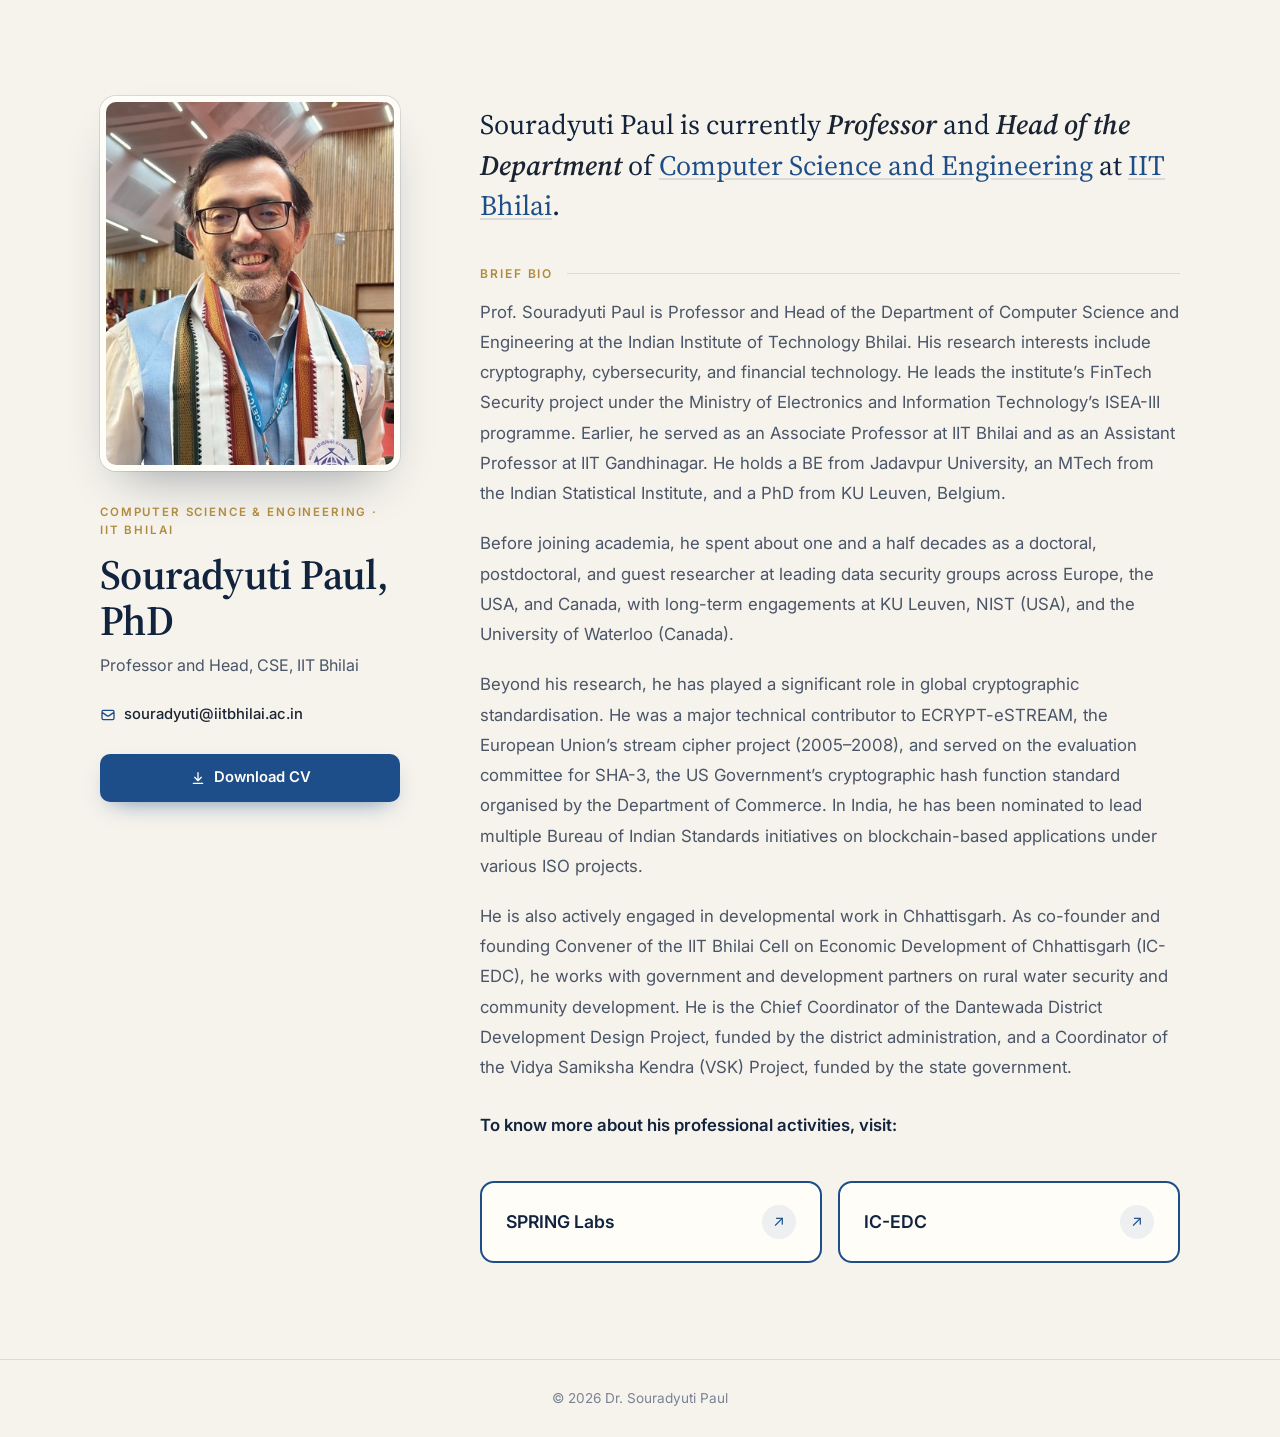
<file: index.html>
<!doctype html>
<html lang="en">
<head>
  <meta charset="UTF-8" />
  <meta name="viewport" content="width=device-width, initial-scale=1.0" />
  <title>Dr. Souradyuti Paul</title>
  <meta name="description" content="Dr. Souradyuti Paul, Professor and Head, Department of Computer Science and Engineering, IIT Bhilai." />
  <link rel="icon" href="favicon.svg" type="image/svg+xml" />
  <link rel="preconnect" href="https://fonts.googleapis.com" />
  <link rel="preconnect" href="https://fonts.gstatic.com" crossorigin />
  <link rel="stylesheet" href="https://fonts.googleapis.com/css2?family=Inter:wght@400;500;600&family=Source+Serif+4:ital,opsz,wght@0,8..60,400;0,8..60,600;1,8..60,400;1,8..60,600&display=swap" />
  <link rel="stylesheet" href="css/style.css" />
  <link rel="stylesheet" href="css/home.css" />
</head>
<body class="home">
  <main class="h-wrap">
    <div class="h-layout">

      <aside class="h-profile">
        <div class="h-photo">
          <img src="profile/SouradyutiP.jpg" alt="Prof. Souradyuti Paul" width="280" height="280" />
        </div>

        <p class="h-eyebrow">Computer Science &amp; Engineering · IIT Bhilai</p>
        <h1 class="h-name serif">Souradyuti Paul, PhD</h1>
        <p class="h-title">Professor and Head, CSE, IIT Bhilai</p>

        <a class="h-email" href="mailto:souradyuti@iitbhilai.ac.in">
          <svg class="icon" fill="none" stroke="currentColor" viewBox="0 0 24 24" aria-hidden="true"><path stroke-linecap="round" stroke-linejoin="round" stroke-width="2" d="M3 8l7.89 5.26a2 2 0 002.22 0L21 8M5 19h14a2 2 0 002-2V7a2 2 0 00-2-2H5a2 2 0 00-2 2v10a2 2 0 002 2z"/></svg>
          souradyuti@iitbhilai.ac.in
        </a>

        <a class="h-btn" href="cv/DrSouradyutiPaulCV2026Oct.pdf" target="_blank" rel="noopener noreferrer">
          <svg fill="none" stroke="currentColor" viewBox="0 0 24 24" aria-hidden="true"><path stroke-linecap="round" stroke-linejoin="round" stroke-width="2" d="M12 4v12m0 0l-5-5m5 5l5-5M5 20h14"/></svg>
          Download CV
        </a>
      </aside>

      <section class="h-content">
        <div class="h-about">
          <p class="h-lead serif">Souradyuti Paul is currently <i>Professor</i> and <i>Head of the Department</i> of <a href="https://www.iitbhilai.ac.in/index.php?pid=dept_cse" target="_blank" rel="noopener noreferrer">Computer Science and Engineering</a> at <a href="https://www.iitbhilai.ac.in" target="_blank" rel="noopener noreferrer">IIT Bhilai</a>.</p>
          <h2 class="h-label">Brief Bio</h2>
          <p>Prof. Souradyuti Paul is Professor and Head of the Department of Computer Science and Engineering at the Indian Institute of Technology Bhilai. His research interests include cryptography, cybersecurity, and financial technology. He leads the institute’s FinTech Security project under the Ministry of Electronics and Information Technology’s ISEA-III programme. Earlier, he served as an Associate Professor at IIT Bhilai and as an Assistant Professor at IIT Gandhinagar. He holds a BE from Jadavpur University, an MTech from the Indian Statistical Institute, and a PhD from KU Leuven, Belgium.</p>
          <p>Before joining academia, he spent about one and a half decades as a doctoral, postdoctoral, and guest researcher at leading data security groups across Europe, the USA, and Canada, with long-term engagements at KU Leuven, NIST (USA), and the University of Waterloo (Canada).</p>
          <p>Beyond his research, he has played a significant role in global cryptographic standardisation. He was a major technical contributor to ECRYPT-eSTREAM, the European Union’s stream cipher project (2005–2008), and served on the evaluation committee for SHA-3, the US Government’s cryptographic hash function standard organised by the Department of Commerce. In India, he has been nominated to lead multiple Bureau of Indian Standards initiatives on blockchain-based applications under various ISO projects.</p>
          <p>He is also actively engaged in developmental work in Chhattisgarh. As co-founder and founding Convener of the IIT Bhilai Cell on Economic Development of Chhattisgarh (IC-EDC), he works with government and development partners on rural water security and community development. He is the Chief Coordinator of the Dantewada District Development Design Project, funded by the district administration, and a Coordinator of the Vidya Samiksha Kendra (VSK) Project, funded by the state government.</p>
          <p class="h-more">To know more about his professional activities, visit:</p>
        </div>

        <div class="h-tiles">
          <a class="h-tile" href="https://souradyutip.github.io/SPrInGLabsWebsite/" target="_blank" rel="noopener noreferrer">
            <span class="h-tile-name">SPRING Labs</span>
            <span class="h-tile-arrow" aria-hidden="true">↗</span>
          </a>
          <a class="h-tile" href="https://research.iitbhilai.ac.in/icedc" target="_blank" rel="noopener noreferrer">
            <span class="h-tile-name">IC-EDC</span>
            <span class="h-tile-arrow" aria-hidden="true">↗</span>
          </a>
        </div>
      </section>

    </div>
  </main>

  <footer class="h-footer">
    <p>© <span id="year">2026</span> Dr. Souradyuti Paul</p>
  </footer>
  <script src="js/main.js"></script>
</body>
</html>
</file>
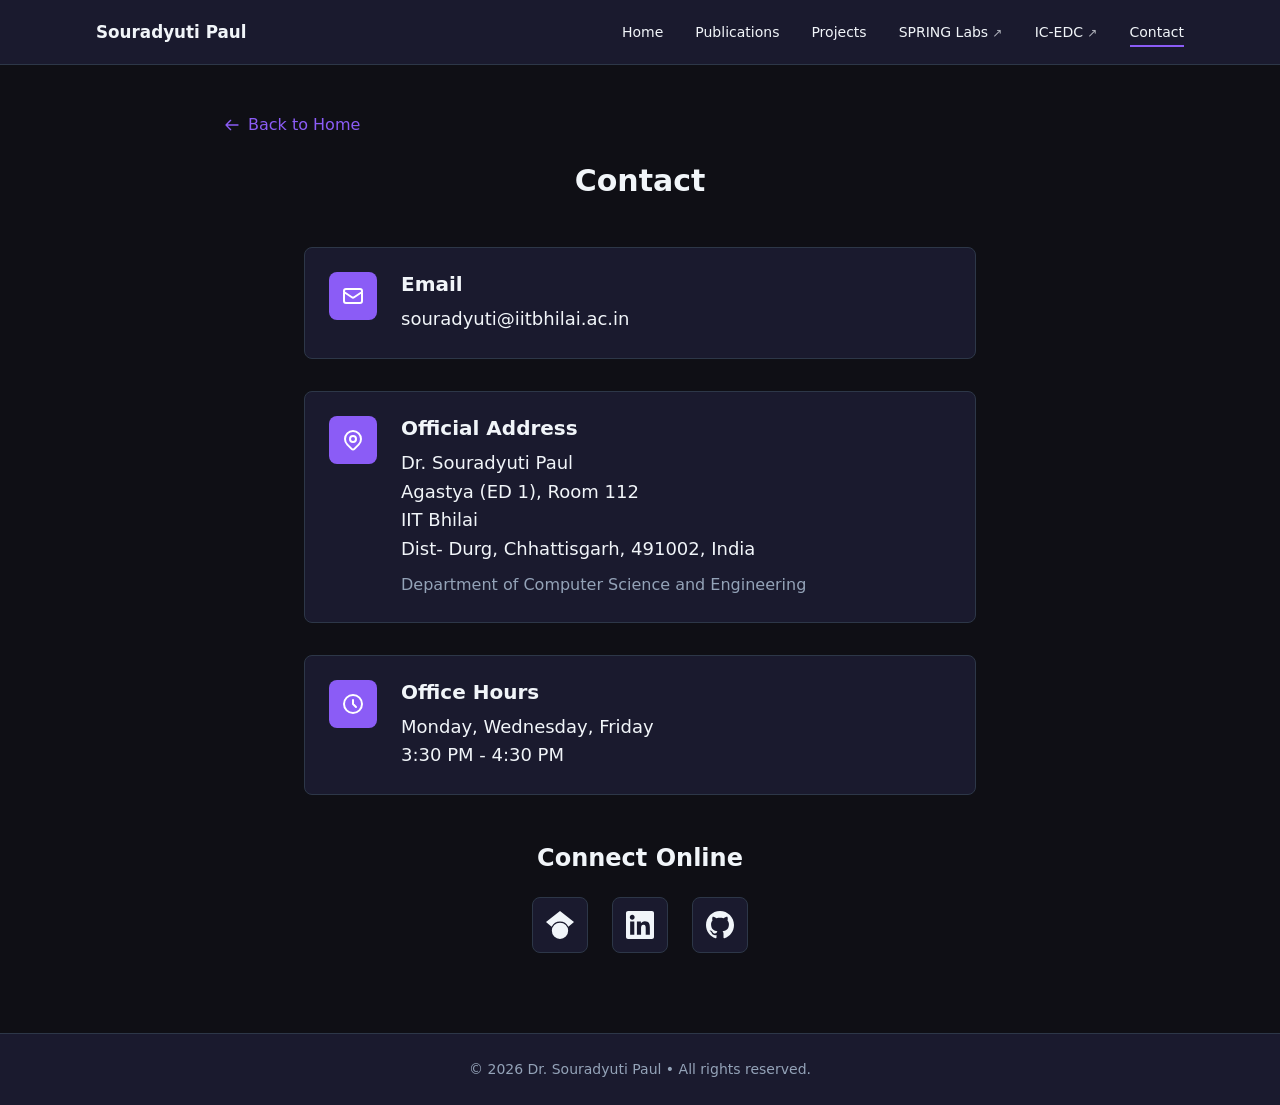
<file: contact.html>
<!doctype html>
<html lang="en">
<head>
  <meta charset="UTF-8" />
  <meta name="viewport" content="width=device-width, initial-scale=1.0" />
  <title>Contact | Dr. Souradyuti Paul</title>
  <meta name="description" content="Dr. Souradyuti Paul, Professor and Head, Department of Computer Science and Engineering, IIT Bhilai." />
  <link rel="icon" href="favicon.svg" type="image/svg+xml" />
  <link rel="stylesheet" href="css/style.css" />
</head>
<body>
  <nav class="navbar">
    <div class="container nav-inner">
      <a href="index.html" class="brand">Souradyuti Paul</a>
      <button class="menu-btn" aria-label="Toggle navigation menu" aria-expanded="false" aria-controls="nav-links">
        <span></span><span></span><span></span>
      </button>
      <div class="nav-links" id="nav-links">
          <a href="index.html">Home</a>
          <a href="publications.html">Publications</a>
          <a href="projects.html">Projects</a>
          <a href="https://souradyutip.github.io/SPrInGLabsWebsite/" target="_blank" rel="noopener noreferrer">SPRING Labs <span class="ext">↗</span></a>
          <a href="https://research.iitbhilai.ac.in/icedc" target="_blank" rel="noopener noreferrer">IC-EDC <span class="ext">↗</span></a>
          <a href="contact.html" aria-current="page">Contact</a>
      </div>
    </div>
  </nav>

  <main>
    <section class="page">
      <div class="container narrow">
        <a href="index.html" class="back"><svg class="icon" fill="none" stroke="currentColor" viewBox="0 0 24 24" aria-hidden="true"><path stroke-linecap="round" stroke-linejoin="round" stroke-width="2" d="M10 19l-7-7m0 0l7-7m-7 7h18"/></svg> Back to Home</a>
        <header class="page-head"><h1>Contact</h1></header>
        <div class="contact-list">
          <div class="card contact-item">
            <div class="contact-icon"><svg class="icon-lg" fill="none" stroke="currentColor" viewBox="0 0 24 24" aria-hidden="true"><path stroke-linecap="round" stroke-linejoin="round" stroke-width="2" d="M3 8l7.89 5.26a2 2 0 002.22 0L21 8M5 19h14a2 2 0 002-2V7a2 2 0 00-2-2H5a2 2 0 00-2 2v10a2 2 0 002 2z"/></svg></div>
            <div><h3>Email</h3><a class="big" href="mailto:souradyuti@iitbhilai.ac.in">souradyuti@iitbhilai.ac.in</a></div>
          </div>
          <div class="card contact-item">
            <div class="contact-icon"><svg class="icon-lg" fill="none" stroke="currentColor" viewBox="0 0 24 24" aria-hidden="true"><path stroke-linecap="round" stroke-linejoin="round" stroke-width="2" d="M17.657 16.657L13.414 20.9a1.998 1.998 0 01-2.827 0l-4.244-4.243a8 8 0 1111.314 0z"/><path stroke-linecap="round" stroke-linejoin="round" stroke-width="2" d="M15 11a3 3 0 11-6 0 3 3 0 016 0z"/></svg></div>
            <div>
              <h3>Official Address</h3>
              <p class="big">Dr. Souradyuti Paul<br />Agastya (ED 1), Room 112<br />IIT Bhilai<br />Dist- Durg, Chhattisgarh, 491002, India</p>
              <p class="muted">Department of Computer Science and Engineering</p>
            </div>
          </div>
          <div class="card contact-item">
            <div class="contact-icon"><svg class="icon-lg" fill="none" stroke="currentColor" viewBox="0 0 24 24" aria-hidden="true"><path stroke-linecap="round" stroke-linejoin="round" stroke-width="2" d="M12 8v4l3 3m6-3a9 9 0 11-18 0 9 9 0 0118 0z"/></svg></div>
            <div><h3>Office Hours</h3><p class="big">Monday, Wednesday, Friday<br />3:30 PM - 4:30 PM</p></div>
          </div>
        </div>
        <h2 class="center">Connect Online</h2>
        <div class="social">
          <a href="https://scholar.google.com/citations?user=br4_CNAAAAAJ&hl=en&oi=ao" target="_blank" rel="noopener noreferrer" title="Google Scholar" aria-label="Google Scholar"><svg fill="currentColor" viewBox="0 0 24 24"><path d="M12 24a7 7 0 1 1 0-14 7 7 0 0 1 0 14zm0-24L0 9.5l4.838 3.94A8 8 0 0 1 12 9a8 8 0 0 1 7.162 4.44L24 9.5z"/></svg></a>
          <a href="https://www.linkedin.com/in/souradyuti-paul-1052524/" target="_blank" rel="noopener noreferrer" title="LinkedIn" aria-label="LinkedIn"><svg fill="currentColor" viewBox="0 0 24 24"><path d="M20.447 20.452h-3.554v-5.569c0-1.328-.027-3.037-1.852-3.037-1.853 0-2.136 1.445-2.136 2.939v5.667H9.351V9h3.414v1.561h.046c.477-.9 1.637-1.85 3.37-1.85 3.601 0 4.267 2.37 4.267 5.455v6.286zM5.337 7.433c-1.144 0-2.063-.926-2.063-2.065 0-1.138.92-2.063 2.063-2.063 1.14 0 2.064.925 2.064 2.063 0 1.139-.925 2.065-2.064 2.065zm1.782 13.019H3.555V9h3.564v11.452zM22.225 0H1.771C.792 0 0 .774 0 1.729v20.542C0 23.227.792 24 1.771 24h20.451C23.2 24 24 23.227 24 22.271V1.729C24 .774 23.2 0 22.222 0h.003z"/></svg></a>
          <a href="https://github.com/souradyutip" target="_blank" rel="noopener noreferrer" title="GitHub" aria-label="GitHub"><svg fill="currentColor" viewBox="0 0 24 24"><path d="M12 0c-6.626 0-12 5.373-12 12 0 5.302 3.438 9.8 8.207 11.387.599.111.793-.261.793-.577v-2.234c-3.338.726-4.033-1.416-4.033-1.416-.546-1.387-1.333-1.756-1.333-1.756-1.089-.745.083-.729.083-.729 1.205.084 1.839 1.237 1.839 1.237 1.07 1.834 2.807 1.304 3.492.997.107-.775.418-1.305.762-1.604-2.665-.305-5.467-1.334-5.467-5.931 0-1.311.469-2.381 1.236-3.221-.124-.303-.535-1.524.117-3.176 0 0 1.008-.322 3.301 1.23.957-.266 1.983-.399 3.003-.404 1.02.005 2.047.138 3.006.404 2.291-1.552 3.297-1.23 3.297-1.23.653 1.653.242 2.874.118 3.176.77.84 1.235 1.911 1.235 3.221 0 4.609-2.807 5.624-5.479 5.921.43.372.823 1.102.823 2.222v3.293c0 .319.192.694.801.576 4.765-1.589 8.199-6.086 8.199-11.386 0-6.627-5.373-12-12-12z"/></svg></a>
        </div>
      </div>
    </section>
  </main>

  <footer class="footer">
    <p>© <span id="year">2026</span> Dr. Souradyuti Paul • All rights reserved.</p>
  </footer>
  <script src="js/main.js"></script>
</body>
</html>
</file>
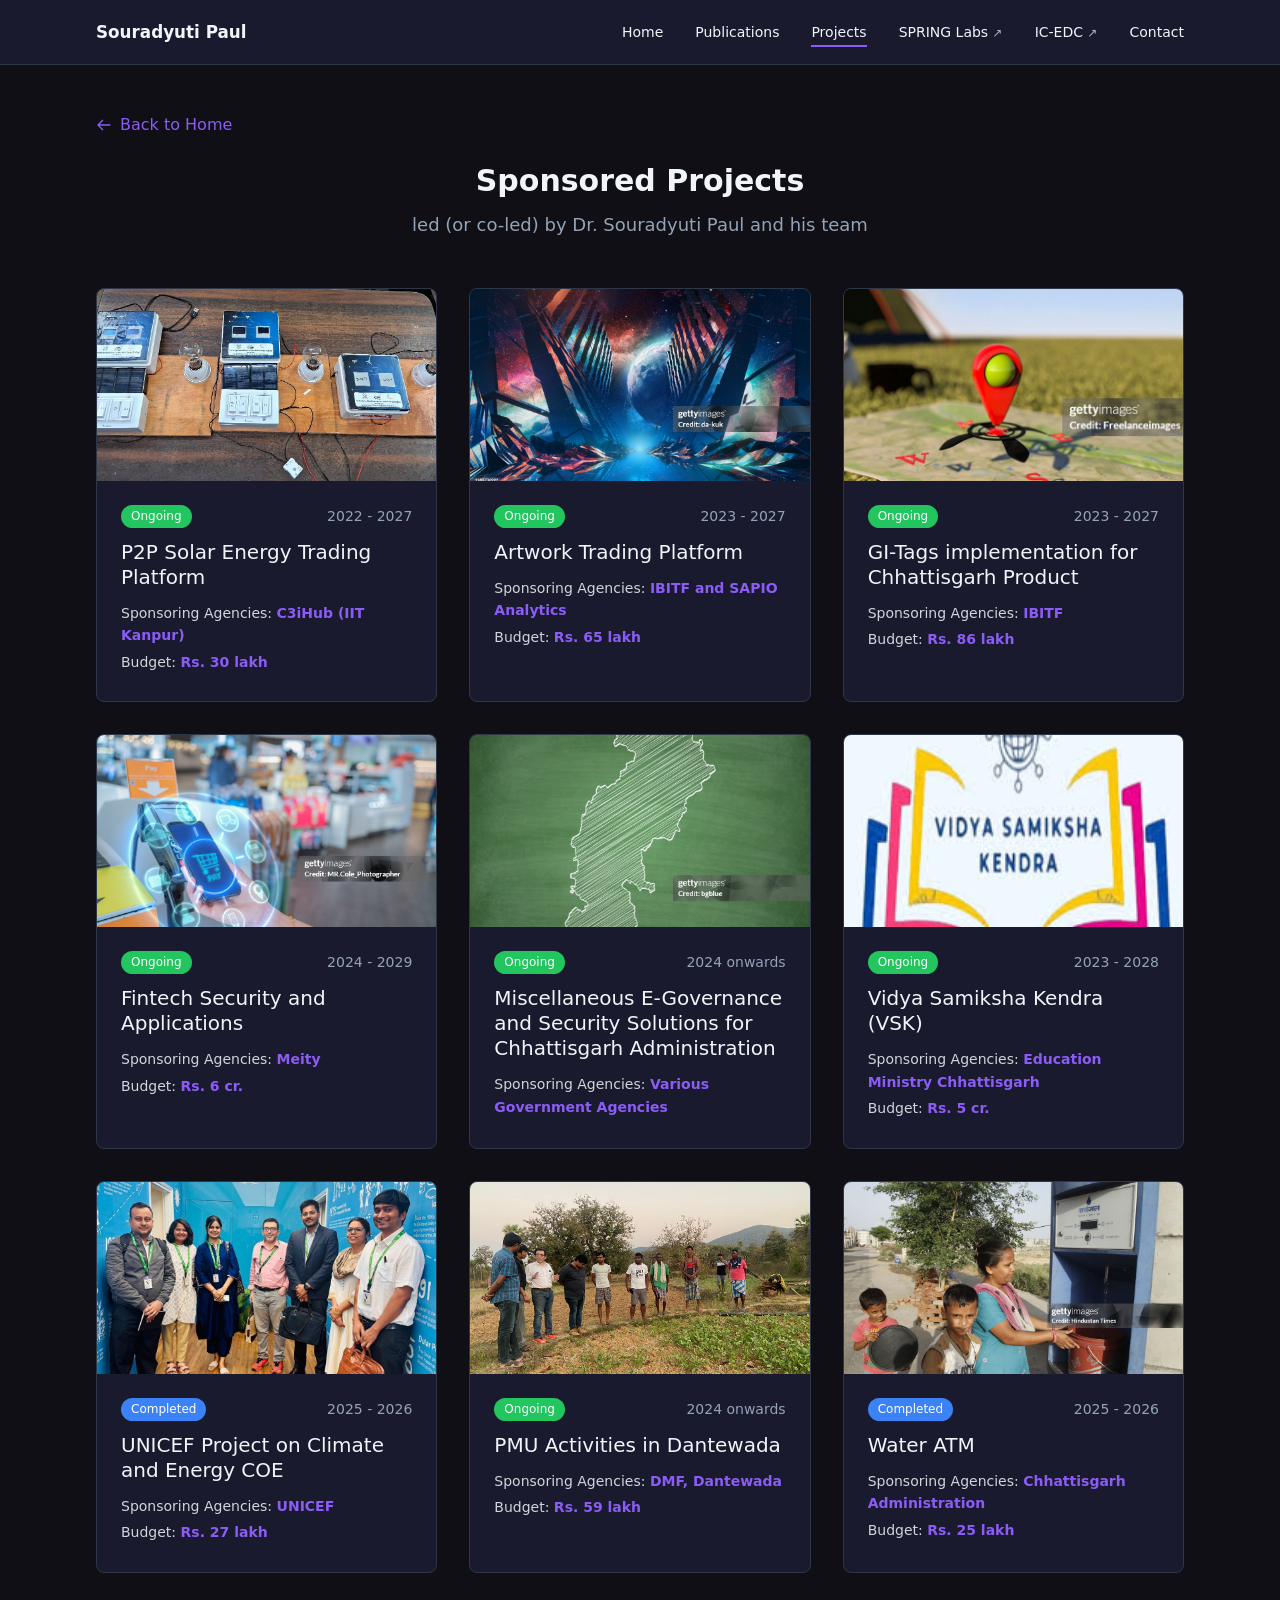
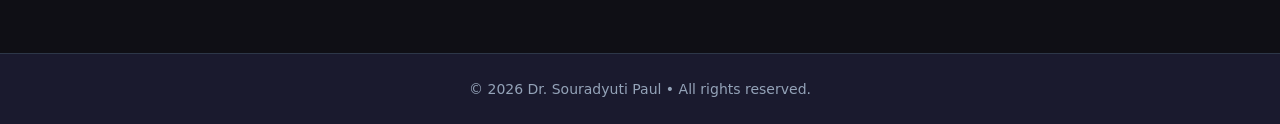
<file: projects.html>
<!doctype html>
<html lang="en">
<head>
  <meta charset="UTF-8" />
  <meta name="viewport" content="width=device-width, initial-scale=1.0" />
  <title>Projects | Dr. Souradyuti Paul</title>
  <meta name="description" content="Dr. Souradyuti Paul, Professor and Head, Department of Computer Science and Engineering, IIT Bhilai." />
  <link rel="icon" href="favicon.svg" type="image/svg+xml" />
  <link rel="stylesheet" href="css/style.css" />
</head>
<body>
  <nav class="navbar">
    <div class="container nav-inner">
      <a href="index.html" class="brand">Souradyuti Paul</a>
      <button class="menu-btn" aria-label="Toggle navigation menu" aria-expanded="false" aria-controls="nav-links">
        <span></span><span></span><span></span>
      </button>
      <div class="nav-links" id="nav-links">
          <a href="index.html">Home</a>
          <a href="publications.html">Publications</a>
          <a href="projects.html" aria-current="page">Projects</a>
          <a href="https://souradyutip.github.io/SPrInGLabsWebsite/" target="_blank" rel="noopener noreferrer">SPRING Labs <span class="ext">↗</span></a>
          <a href="https://research.iitbhilai.ac.in/icedc" target="_blank" rel="noopener noreferrer">IC-EDC <span class="ext">↗</span></a>
          <a href="contact.html">Contact</a>
      </div>
    </div>
  </nav>

  <main>
    <section class="page">
      <div class="container">
        <a href="index.html" class="back"><svg class="icon" fill="none" stroke="currentColor" viewBox="0 0 24 24" aria-hidden="true"><path stroke-linecap="round" stroke-linejoin="round" stroke-width="2" d="M10 19l-7-7m0 0l7-7m-7 7h18"/></svg> Back to Home</a>
        <header class="page-head">
          <h1>Sponsored Projects</h1>
          <p class="muted">led (or co-led) by Dr. Souradyuti Paul and his team</p>
        </header>
        <div class="grid">
        <article class="card project" data-start="2022" data-end="2027">
          <div class="project-img"><img src="projects/solarEnergyTrading/set1.jpeg" alt="P2P Solar Energy Trading Platform" loading="lazy" /></div>
          <div class="project-body">
            <div class="project-top">
              <span class="badge">Ongoing</span>
              <span class="muted small">2022 - 2027</span>
            </div>
            <h3>P2P Solar Energy Trading Platform</h3>
            <p class="small">Sponsoring Agencies: <strong class="accent">C3iHub (IIT Kanpur)</strong></p>
            <p class="small">Budget: <strong class="accent">Rs. 30 lakh</strong></p>
          </div>
        </article>
        <article class="card project" data-start="2023" data-end="2027">
          <div class="project-img"><img src="projects/artworkTradingPlatform/atp1.jpg" alt="Artwork Trading Platform" loading="lazy" /></div>
          <div class="project-body">
            <div class="project-top">
              <span class="badge">Ongoing</span>
              <span class="muted small">2023 - 2027</span>
            </div>
            <h3>Artwork Trading Platform</h3>
            <p class="small">Sponsoring Agencies: <strong class="accent">IBITF and SAPIO Analytics</strong></p>
            <p class="small">Budget: <strong class="accent">Rs. 65 lakh</strong></p>
          </div>
        </article>
        <article class="card project" data-start="2023" data-end="2027">
          <div class="project-img"><img src="projects/giTags/gi1.jpg" alt="GI-Tags implementation for Chhattisgarh Product" loading="lazy" /></div>
          <div class="project-body">
            <div class="project-top">
              <span class="badge">Ongoing</span>
              <span class="muted small">2023 - 2027</span>
            </div>
            <h3>GI-Tags implementation for Chhattisgarh Product</h3>
            <p class="small">Sponsoring Agencies: <strong class="accent">IBITF</strong></p>
            <p class="small">Budget: <strong class="accent">Rs. 86 lakh</strong></p>
          </div>
        </article>
        <article class="card project" data-start="2024" data-end="2029">
          <div class="project-img"><img src="projects/fintechSecurity/fs1.jpg" alt="Fintech Security and Applications" loading="lazy" /></div>
          <div class="project-body">
            <div class="project-top">
              <span class="badge">Ongoing</span>
              <span class="muted small">2024 - 2029</span>
            </div>
            <h3>Fintech Security and Applications</h3>
            <p class="small">Sponsoring Agencies: <strong class="accent">Meity</strong></p>
            <p class="small">Budget: <strong class="accent">Rs. 6 cr.</strong></p>
          </div>
        </article>
        <article class="card project" data-start="2024" data-end="">
          <div class="project-img"><img src="projects/egovSecuritySolCG/egssc.jpg" alt="Miscellaneous E-Governance and Security Solutions for Chhattisgarh Administration" loading="lazy" /></div>
          <div class="project-body">
            <div class="project-top">
              <span class="badge">Ongoing</span>
              <span class="muted small">2024 onwards</span>
            </div>
            <h3>Miscellaneous E-Governance and Security Solutions for Chhattisgarh Administration</h3>
            <p class="small">Sponsoring Agencies: <strong class="accent">Various Government Agencies</strong></p>
          </div>
        </article>
        <article class="card project" data-start="2023" data-end="2028">
          <div class="project-img"><img src="projects/vidyaSamikshaKendra/vsk1.jpeg" alt="Vidya Samiksha Kendra (VSK)" loading="lazy" /></div>
          <div class="project-body">
            <div class="project-top">
              <span class="badge">Ongoing</span>
              <span class="muted small">2023 - 2028</span>
            </div>
            <h3>Vidya Samiksha Kendra (VSK)</h3>
            <p class="small">Sponsoring Agencies: <strong class="accent">Education Ministry Chhattisgarh</strong></p>
            <p class="small">Budget: <strong class="accent">Rs. 5 cr.</strong></p>
          </div>
        </article>
        <article class="card project" data-start="2025" data-end="2026">
          <div class="project-img"><img src="projects/unicef/unicef1.jpeg" alt="UNICEF Project on Climate and Energy COE" loading="lazy" /></div>
          <div class="project-body">
            <div class="project-top">
              <span class="badge">Ongoing</span>
              <span class="muted small">2025 - 2026</span>
            </div>
            <h3>UNICEF Project on Climate and Energy COE</h3>
            <p class="small">Sponsoring Agencies: <strong class="accent">UNICEF</strong></p>
            <p class="small">Budget: <strong class="accent">Rs. 27 lakh</strong></p>
          </div>
        </article>
        <article class="card project" data-start="2024" data-end="">
          <div class="project-img"><img src="projects/pmuDantewada/pmuD1.jpeg" alt="PMU Activities in Dantewada" loading="lazy" /></div>
          <div class="project-body">
            <div class="project-top">
              <span class="badge">Ongoing</span>
              <span class="muted small">2024 onwards</span>
            </div>
            <h3>PMU Activities in Dantewada</h3>
            <p class="small">Sponsoring Agencies: <strong class="accent">DMF, Dantewada</strong></p>
            <p class="small">Budget: <strong class="accent">Rs. 59 lakh</strong></p>
          </div>
        </article>
        <article class="card project" data-start="2025" data-end="2026">
          <div class="project-img"><img src="projects/waterATM/watm1.jpg" alt="Water ATM" loading="lazy" /></div>
          <div class="project-body">
            <div class="project-top">
              <span class="badge">Ongoing</span>
              <span class="muted small">2025 - 2026</span>
            </div>
            <h3>Water ATM</h3>
            <p class="small">Sponsoring Agencies: <strong class="accent">Chhattisgarh Administration</strong></p>
            <p class="small">Budget: <strong class="accent">Rs. 25 lakh</strong></p>
          </div>
        </article>
        </div>
      </div>
    </section>
  </main>

  <footer class="footer">
    <p>© <span id="year">2026</span> Dr. Souradyuti Paul • All rights reserved.</p>
  </footer>
  <script src="js/main.js"></script>
</body>
</html>
</file>
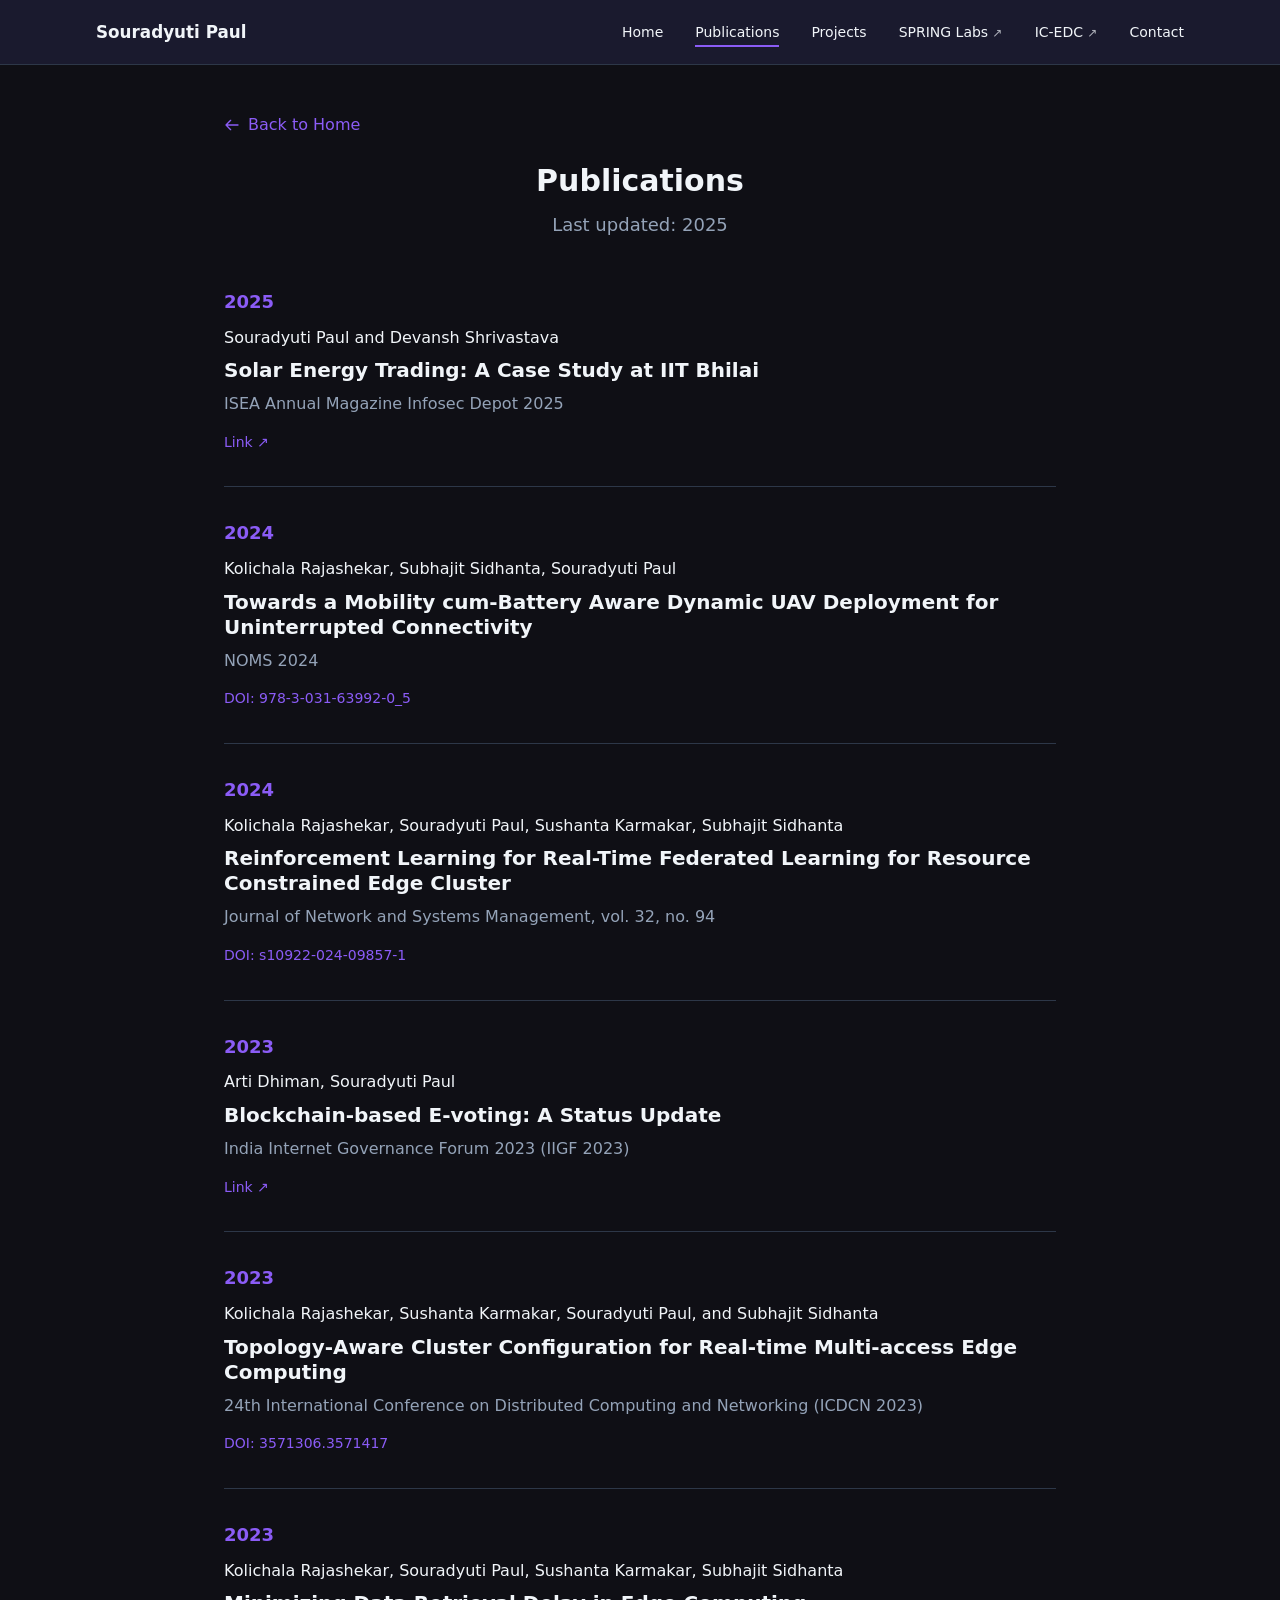
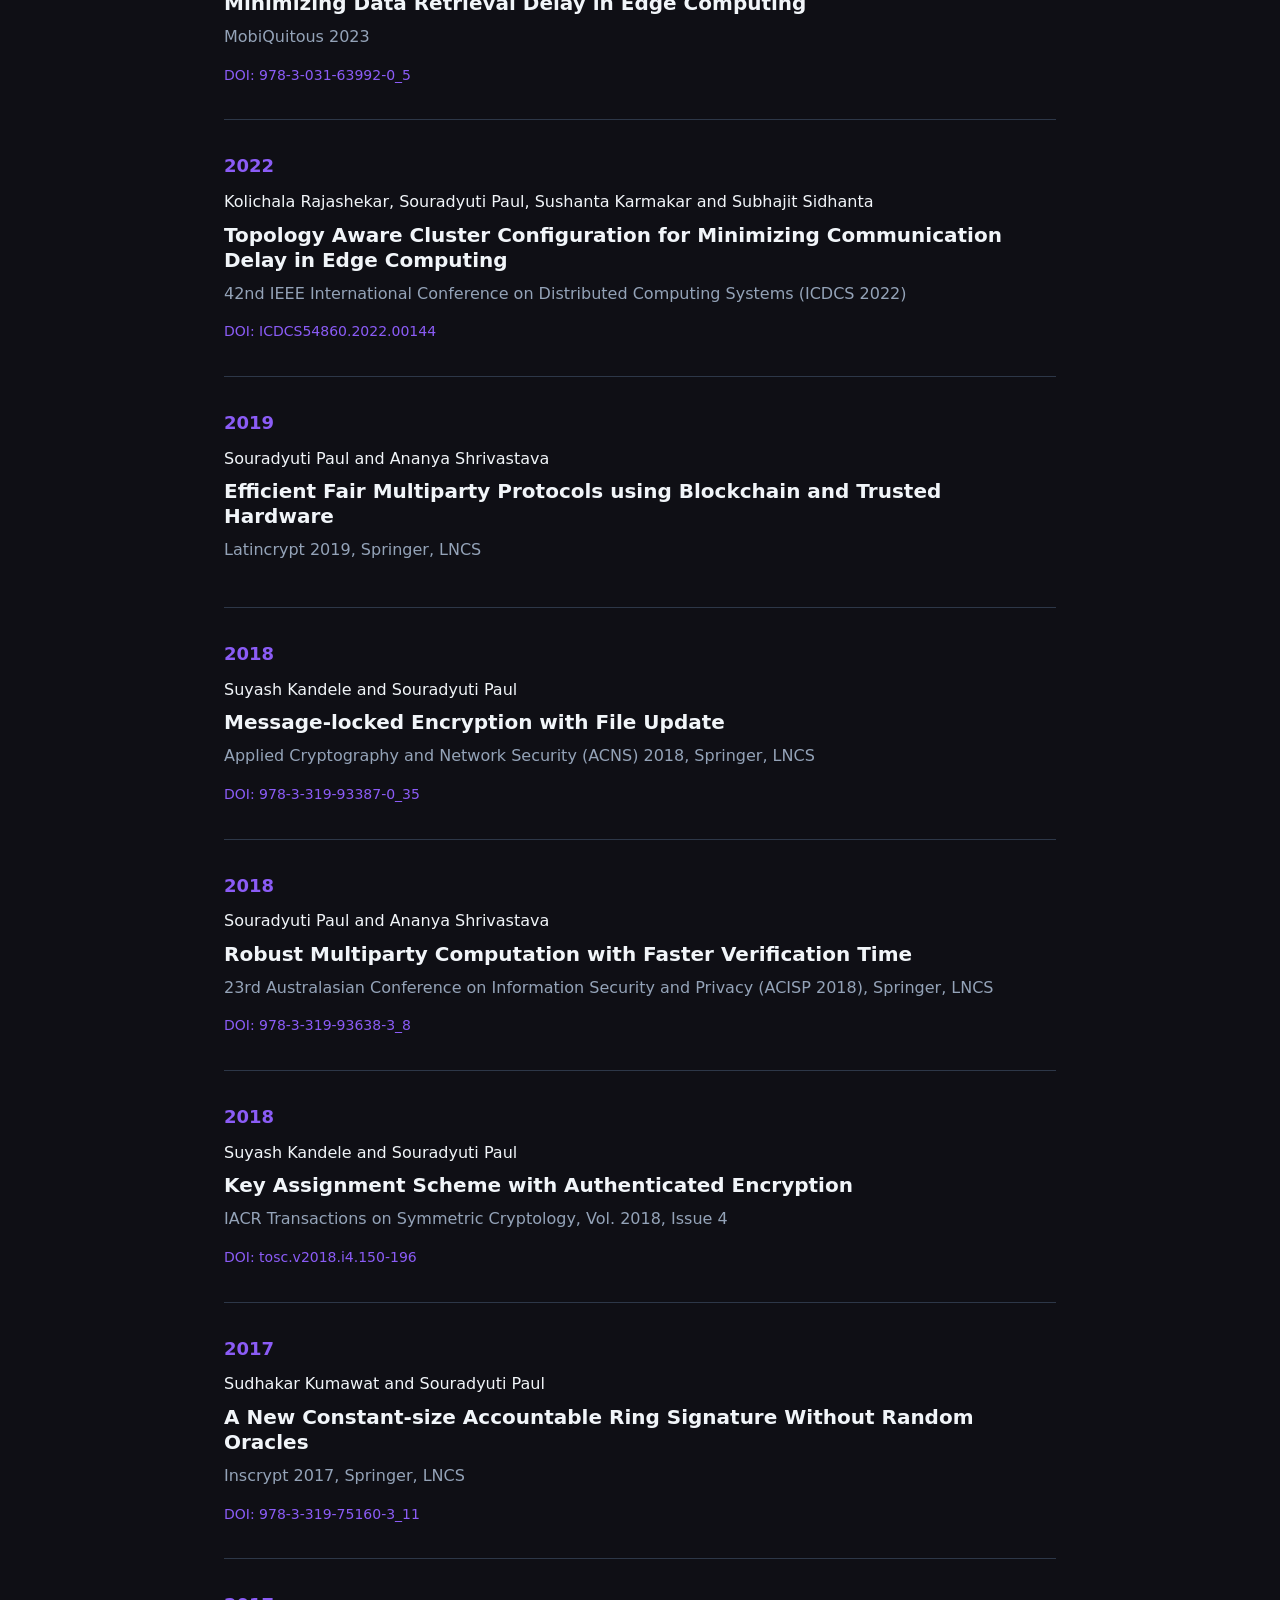
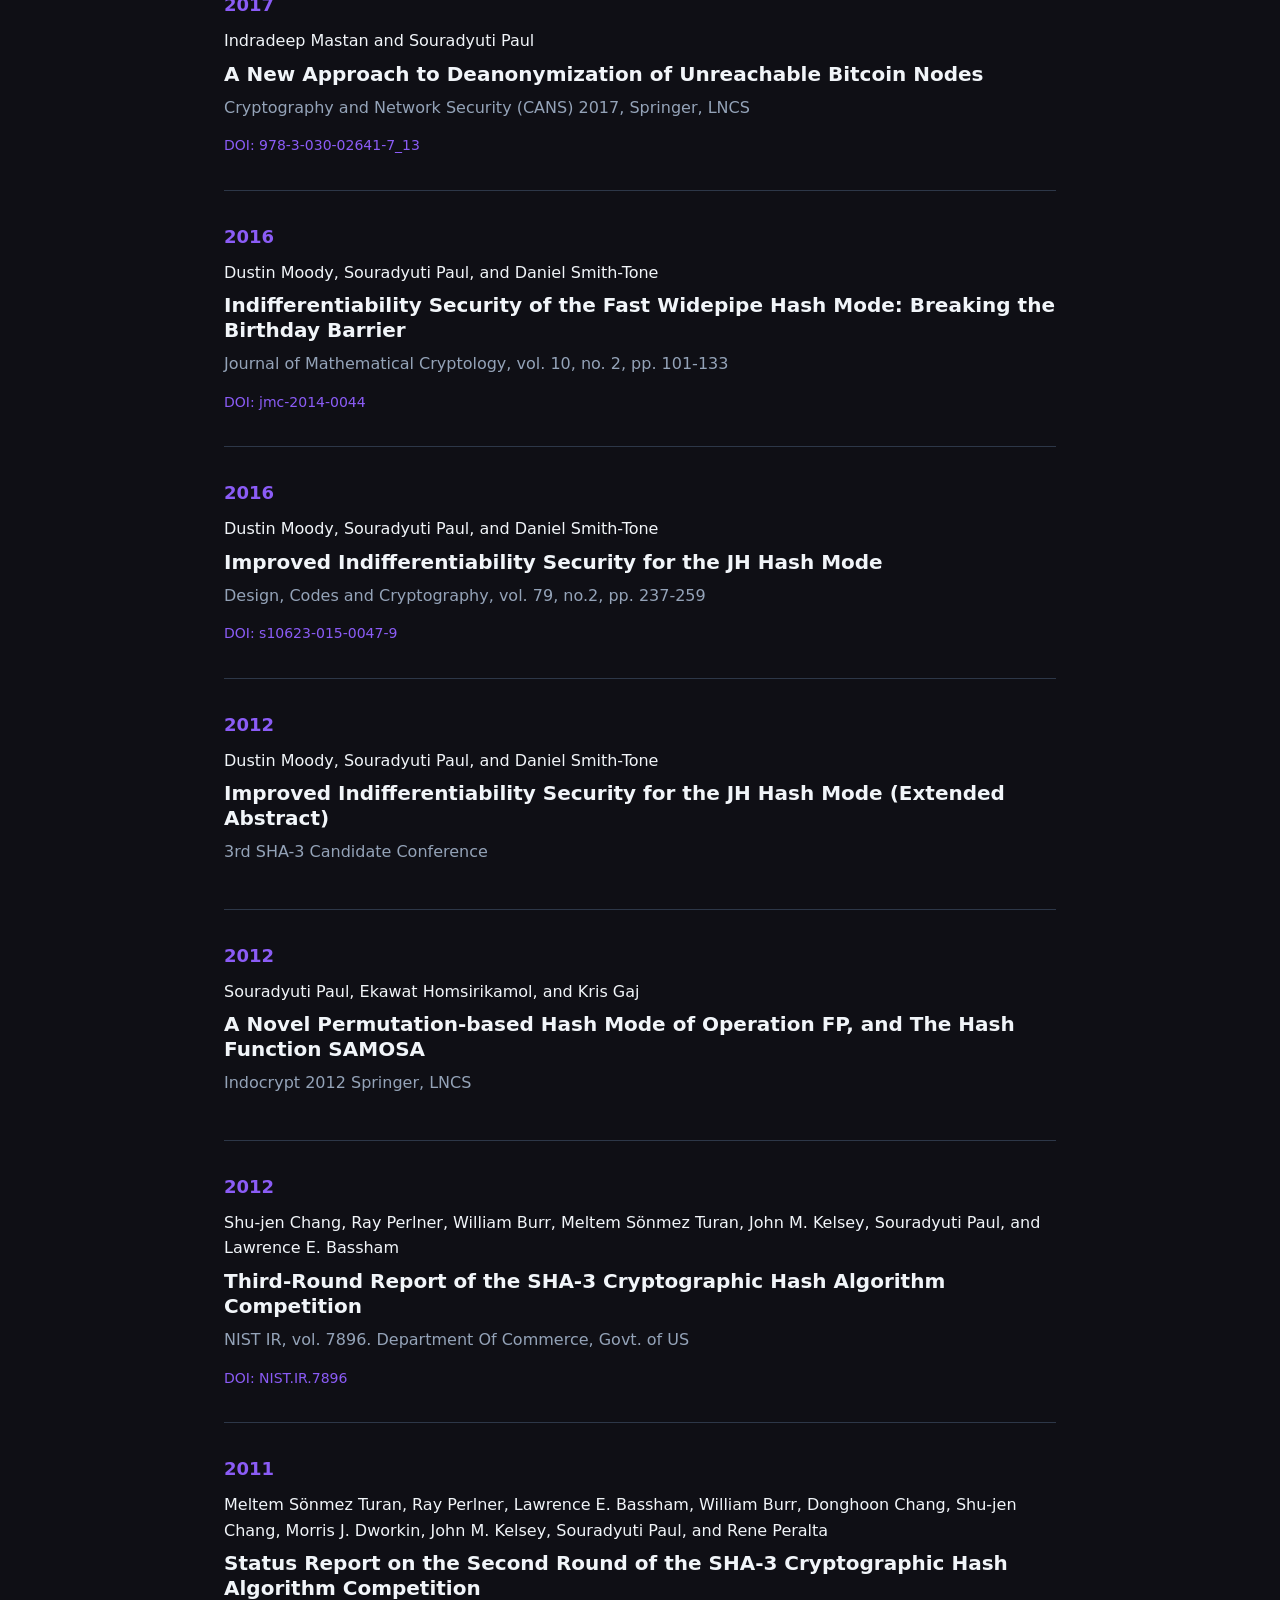
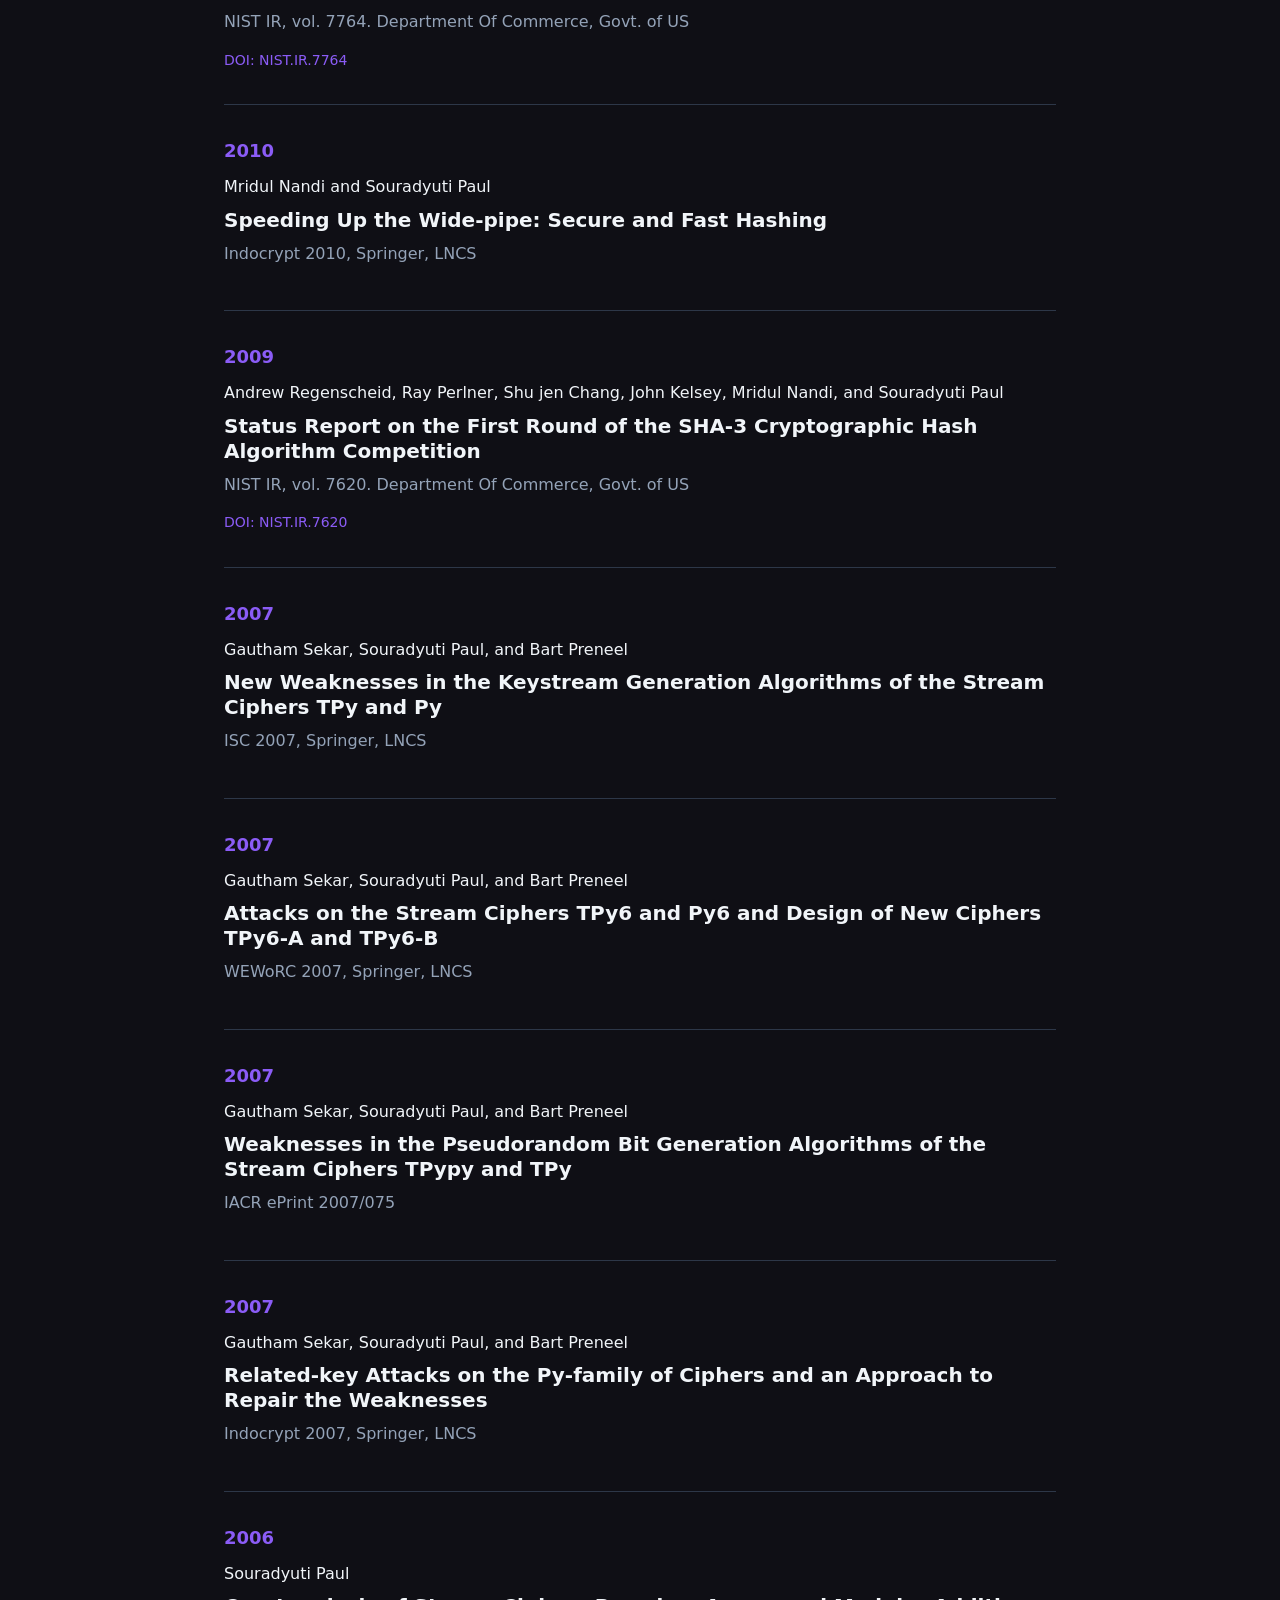
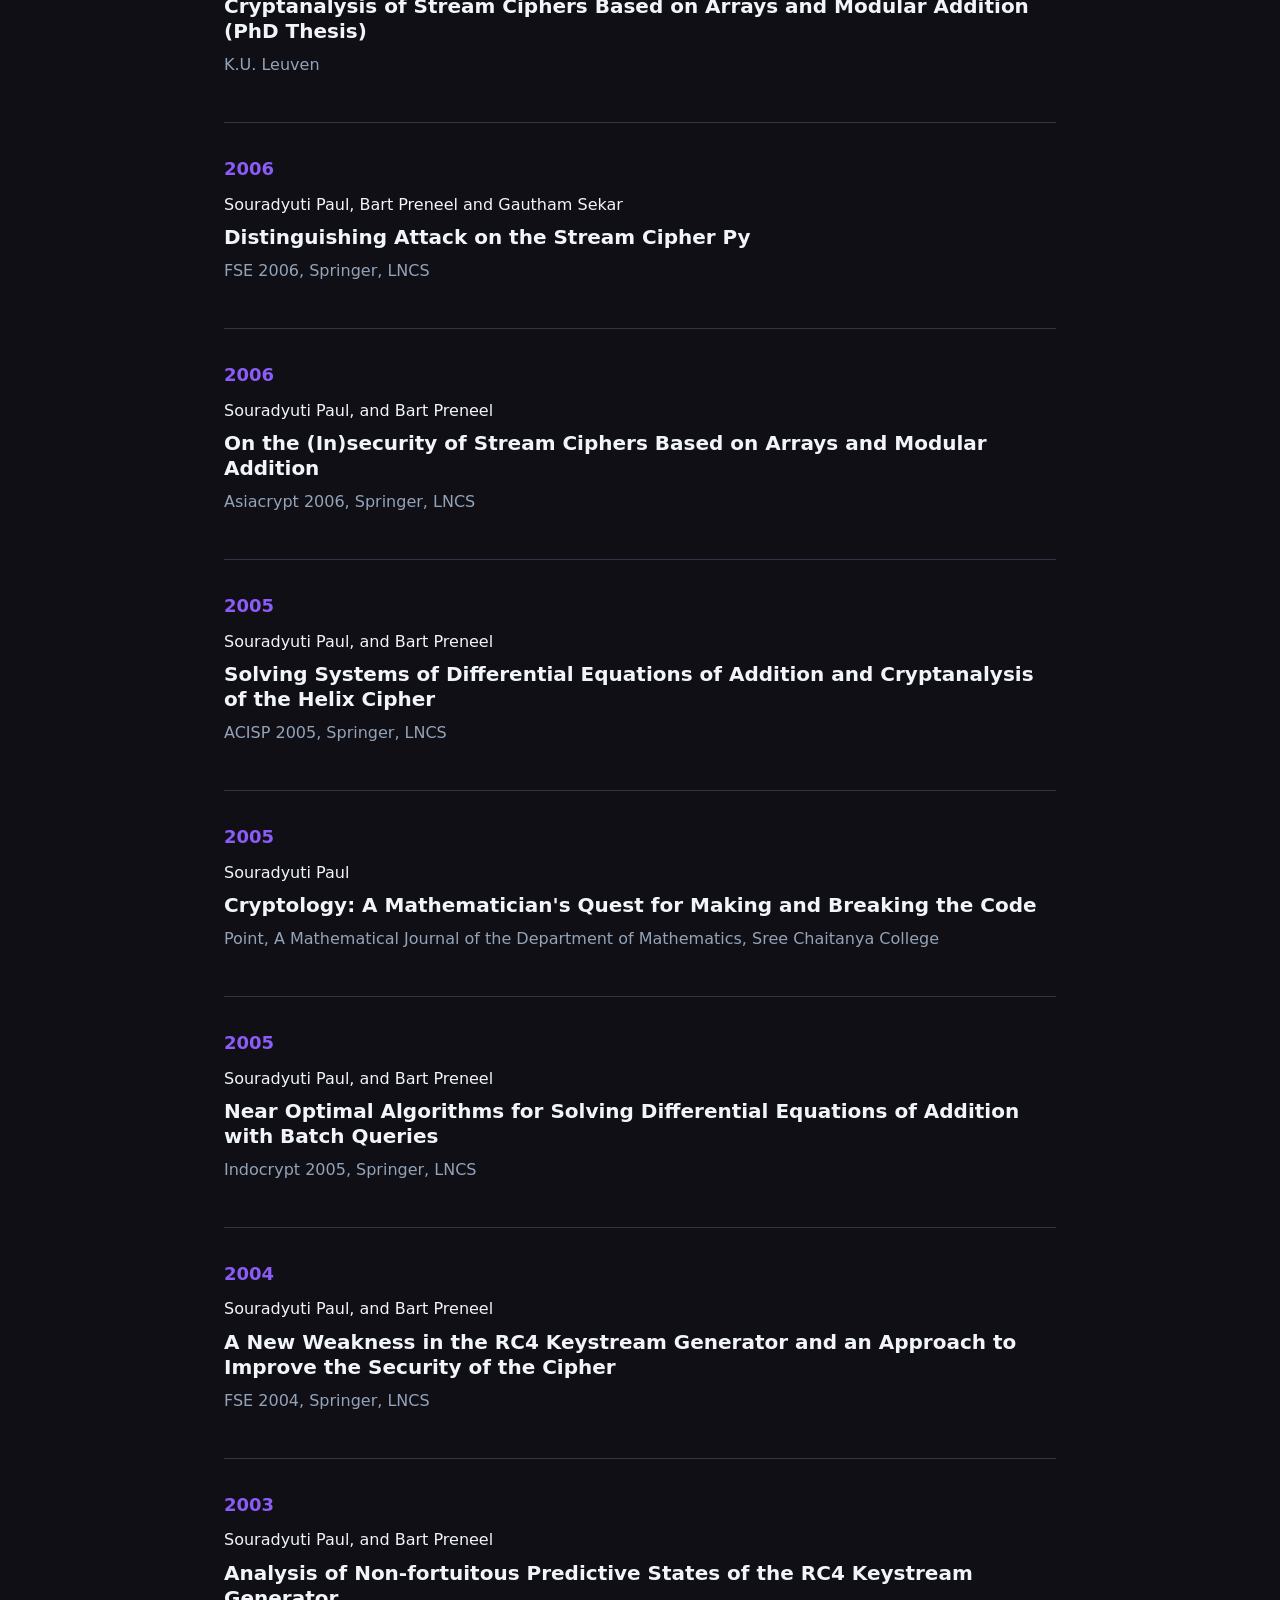
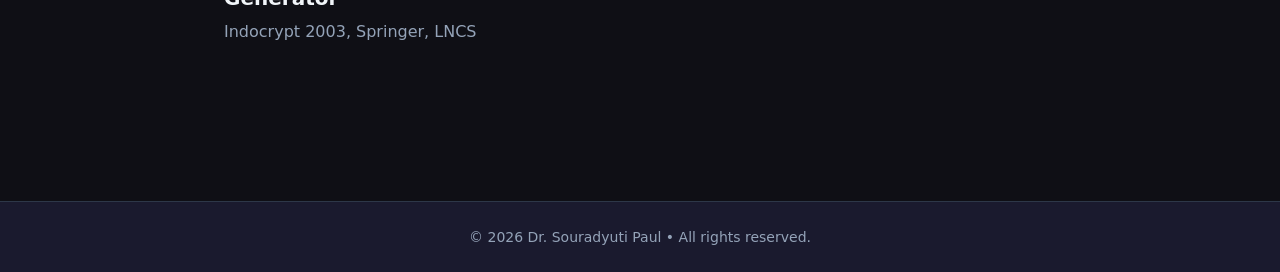
<file: publications.html>
<!doctype html>
<html lang="en">
<head>
  <meta charset="UTF-8" />
  <meta name="viewport" content="width=device-width, initial-scale=1.0" />
  <title>Publications | Dr. Souradyuti Paul</title>
  <meta name="description" content="Dr. Souradyuti Paul, Professor and Head, Department of Computer Science and Engineering, IIT Bhilai." />
  <link rel="icon" href="favicon.svg" type="image/svg+xml" />
  <link rel="stylesheet" href="css/style.css" />
</head>
<body>
  <nav class="navbar">
    <div class="container nav-inner">
      <a href="index.html" class="brand">Souradyuti Paul</a>
      <button class="menu-btn" aria-label="Toggle navigation menu" aria-expanded="false" aria-controls="nav-links">
        <span></span><span></span><span></span>
      </button>
      <div class="nav-links" id="nav-links">
          <a href="index.html">Home</a>
          <a href="publications.html" aria-current="page">Publications</a>
          <a href="projects.html">Projects</a>
          <a href="https://souradyutip.github.io/SPrInGLabsWebsite/" target="_blank" rel="noopener noreferrer">SPRING Labs <span class="ext">↗</span></a>
          <a href="https://research.iitbhilai.ac.in/icedc" target="_blank" rel="noopener noreferrer">IC-EDC <span class="ext">↗</span></a>
          <a href="contact.html">Contact</a>
      </div>
    </div>
  </nav>

  <main>
    <section class="page">
      <div class="container narrow">
        <a href="index.html" class="back"><svg class="icon" fill="none" stroke="currentColor" viewBox="0 0 24 24" aria-hidden="true"><path stroke-linecap="round" stroke-linejoin="round" stroke-width="2" d="M10 19l-7-7m0 0l7-7m-7 7h18"/></svg> Back to Home</a>
        <header class="page-head">
          <h1>Publications</h1>
          <p class="muted">Last updated: 2025</p>
        </header>
        <div class="pub-list">
        <article class="pub">
          <span class="pub-year">2025</span>
          <p class="pub-authors">Souradyuti Paul and Devansh Shrivastava</p>
          <h3 class="pub-title">Solar Energy Trading: A Case Study at IIT Bhilai</h3>
          <p class="muted">ISEA Annual Magazine Infosec Depot 2025</p>
          <a class="small" href="https://drive.google.com/file/d/1ZDOw1uOn5J0T2qTFBghtXRJuku0jtar2/view?usp=sharing" target="_blank" rel="noopener noreferrer">Link ↗</a>
        </article>
        <article class="pub">
          <span class="pub-year">2024</span>
          <p class="pub-authors">Kolichala Rajashekar, Subhajit Sidhanta, Souradyuti Paul</p>
          <h3 class="pub-title">Towards a Mobility cum-Battery Aware Dynamic UAV Deployment for Uninterrupted Connectivity</h3>
          <p class="muted">NOMS 2024</p>
          <a class="small" href="https://doi.org/10.1007/978-3-031-63992-0_5" target="_blank" rel="noopener noreferrer">DOI: 978-3-031-63992-0_5</a>
        </article>
        <article class="pub">
          <span class="pub-year">2024</span>
          <p class="pub-authors">Kolichala Rajashekar, Souradyuti Paul, Sushanta Karmakar, Subhajit Sidhanta</p>
          <h3 class="pub-title">Reinforcement Learning for Real-Time Federated Learning for Resource Constrained Edge Cluster</h3>
          <p class="muted">Journal of Network and Systems Management, vol. 32, no. 94</p>
          <a class="small" href="https://doi.org/10.1007/s10922-024-09857-1" target="_blank" rel="noopener noreferrer">DOI: s10922-024-09857-1</a>
        </article>
        <article class="pub">
          <span class="pub-year">2023</span>
          <p class="pub-authors">Arti Dhiman, Souradyuti Paul</p>
          <h3 class="pub-title">Blockchain-based E-voting: A Status Update</h3>
          <p class="muted">India Internet Governance Forum 2023 (IIGF 2023)</p>
          <a class="small" href="https://www.pib.gov.in/PressReleaseIframePage.aspx?PRID=1982217" target="_blank" rel="noopener noreferrer">Link ↗</a>
        </article>
        <article class="pub">
          <span class="pub-year">2023</span>
          <p class="pub-authors">Kolichala Rajashekar, Sushanta Karmakar, Souradyuti Paul, and Subhajit Sidhanta</p>
          <h3 class="pub-title">Topology-Aware Cluster Configuration for Real-time Multi-access Edge Computing</h3>
          <p class="muted">24th International Conference on Distributed Computing and Networking (ICDCN 2023)</p>
          <a class="small" href="https://doi.org/10.1145/3571306.3571417" target="_blank" rel="noopener noreferrer">DOI: 3571306.3571417</a>
        </article>
        <article class="pub">
          <span class="pub-year">2023</span>
          <p class="pub-authors">Kolichala Rajashekar, Souradyuti Paul, Sushanta Karmakar, Subhajit Sidhanta</p>
          <h3 class="pub-title">Minimizing Data Retrieval Delay in Edge Computing</h3>
          <p class="muted">MobiQuitous 2023</p>
          <a class="small" href="https://doi.org/10.1007/978-3-031-63992-0_5" target="_blank" rel="noopener noreferrer">DOI: 978-3-031-63992-0_5</a>
        </article>
        <article class="pub">
          <span class="pub-year">2022</span>
          <p class="pub-authors">Kolichala Rajashekar, Souradyuti Paul, Sushanta Karmakar and Subhajit Sidhanta</p>
          <h3 class="pub-title">Topology Aware Cluster Configuration for Minimizing Communication Delay in Edge Computing</h3>
          <p class="muted">42nd IEEE International Conference on Distributed Computing Systems (ICDCS 2022)</p>
          <a class="small" href="https://doi.org/10.1109/ICDCS54860.2022.00144" target="_blank" rel="noopener noreferrer">DOI: ICDCS54860.2022.00144</a>
        </article>
        <article class="pub">
          <span class="pub-year">2019</span>
          <p class="pub-authors">Souradyuti Paul and Ananya Shrivastava</p>
          <h3 class="pub-title">Efficient Fair Multiparty Protocols using Blockchain and Trusted Hardware</h3>
          <p class="muted">Latincrypt 2019, Springer, LNCS</p>
        </article>
        <article class="pub">
          <span class="pub-year">2018</span>
          <p class="pub-authors">Suyash Kandele and Souradyuti Paul</p>
          <h3 class="pub-title">Message-locked Encryption with File Update</h3>
          <p class="muted">Applied Cryptography and Network Security (ACNS) 2018, Springer, LNCS</p>
          <a class="small" href="https://doi.org/10.1007/978-3-319-93387-0_35" target="_blank" rel="noopener noreferrer">DOI: 978-3-319-93387-0_35</a>
        </article>
        <article class="pub">
          <span class="pub-year">2018</span>
          <p class="pub-authors">Souradyuti Paul and Ananya Shrivastava</p>
          <h3 class="pub-title">Robust Multiparty Computation with Faster Verification Time</h3>
          <p class="muted">23rd Australasian Conference on Information Security and Privacy (ACISP 2018), Springer, LNCS</p>
          <a class="small" href="https://doi.org/10.1007/978-3-319-93638-3_8" target="_blank" rel="noopener noreferrer">DOI: 978-3-319-93638-3_8</a>
        </article>
        <article class="pub">
          <span class="pub-year">2018</span>
          <p class="pub-authors">Suyash Kandele and Souradyuti Paul</p>
          <h3 class="pub-title">Key Assignment Scheme with Authenticated Encryption</h3>
          <p class="muted">IACR Transactions on Symmetric Cryptology, Vol. 2018, Issue 4</p>
          <a class="small" href="https://doi.org/10.13154/tosc.v2018.i4.150-196" target="_blank" rel="noopener noreferrer">DOI: tosc.v2018.i4.150-196</a>
        </article>
        <article class="pub">
          <span class="pub-year">2017</span>
          <p class="pub-authors">Sudhakar Kumawat and Souradyuti Paul</p>
          <h3 class="pub-title">A New Constant-size Accountable Ring Signature Without Random Oracles</h3>
          <p class="muted">Inscrypt 2017, Springer, LNCS</p>
          <a class="small" href="https://doi.org/10.1007/978-3-319-75160-3_11" target="_blank" rel="noopener noreferrer">DOI: 978-3-319-75160-3_11</a>
        </article>
        <article class="pub">
          <span class="pub-year">2017</span>
          <p class="pub-authors">Indradeep Mastan and Souradyuti Paul</p>
          <h3 class="pub-title">A New Approach to Deanonymization of Unreachable Bitcoin Nodes</h3>
          <p class="muted">Cryptography and Network Security (CANS) 2017, Springer, LNCS</p>
          <a class="small" href="https://doi.org/10.1007/978-3-030-02641-7_13" target="_blank" rel="noopener noreferrer">DOI: 978-3-030-02641-7_13</a>
        </article>
        <article class="pub">
          <span class="pub-year">2016</span>
          <p class="pub-authors">Dustin Moody, Souradyuti Paul, and Daniel Smith-Tone</p>
          <h3 class="pub-title">Indifferentiability Security of the Fast Widepipe Hash Mode: Breaking the Birthday Barrier</h3>
          <p class="muted">Journal of Mathematical Cryptology, vol. 10, no. 2, pp. 101-133</p>
          <a class="small" href="https://doi.org/10.1515/jmc-2014-0044" target="_blank" rel="noopener noreferrer">DOI: jmc-2014-0044</a>
        </article>
        <article class="pub">
          <span class="pub-year">2016</span>
          <p class="pub-authors">Dustin Moody, Souradyuti Paul, and Daniel Smith-Tone</p>
          <h3 class="pub-title">Improved Indifferentiability Security for the JH Hash Mode</h3>
          <p class="muted">Design, Codes and Cryptography, vol. 79, no.2, pp. 237-259</p>
          <a class="small" href="https://doi.org/10.1007/s10623-015-0047-9" target="_blank" rel="noopener noreferrer">DOI: s10623-015-0047-9</a>
        </article>
        <article class="pub">
          <span class="pub-year">2012</span>
          <p class="pub-authors">Dustin Moody, Souradyuti Paul, and Daniel Smith-Tone</p>
          <h3 class="pub-title">Improved Indifferentiability Security for the JH Hash Mode (Extended Abstract)</h3>
          <p class="muted">3rd SHA-3 Candidate Conference</p>
        </article>
        <article class="pub">
          <span class="pub-year">2012</span>
          <p class="pub-authors">Souradyuti Paul, Ekawat Homsirikamol, and Kris Gaj</p>
          <h3 class="pub-title">A Novel Permutation-based Hash Mode of Operation FP, and The Hash Function SAMOSA</h3>
          <p class="muted">Indocrypt 2012 Springer, LNCS</p>
        </article>
        <article class="pub">
          <span class="pub-year">2012</span>
          <p class="pub-authors">Shu-jen Chang, Ray Perlner, William Burr, Meltem Sönmez Turan, John M. Kelsey, Souradyuti Paul, and Lawrence E. Bassham</p>
          <h3 class="pub-title">Third-Round Report of the SHA-3 Cryptographic Hash Algorithm Competition</h3>
          <p class="muted">NIST IR, vol. 7896. Department Of Commerce, Govt. of US</p>
          <a class="small" href="https://doi.org/10.6028/NIST.IR.7896" target="_blank" rel="noopener noreferrer">DOI: NIST.IR.7896</a>
        </article>
        <article class="pub">
          <span class="pub-year">2011</span>
          <p class="pub-authors">Meltem Sönmez Turan, Ray Perlner, Lawrence E. Bassham, William Burr, Donghoon Chang, Shu-jen Chang, Morris J. Dworkin, John M. Kelsey, Souradyuti Paul, and Rene Peralta</p>
          <h3 class="pub-title">Status Report on the Second Round of the SHA-3 Cryptographic Hash Algorithm Competition</h3>
          <p class="muted">NIST IR, vol. 7764. Department Of Commerce, Govt. of US</p>
          <a class="small" href="https://doi.org/10.6028/NIST.IR.7764" target="_blank" rel="noopener noreferrer">DOI: NIST.IR.7764</a>
        </article>
        <article class="pub">
          <span class="pub-year">2010</span>
          <p class="pub-authors">Mridul Nandi and Souradyuti Paul</p>
          <h3 class="pub-title">Speeding Up the Wide-pipe: Secure and Fast Hashing</h3>
          <p class="muted">Indocrypt 2010, Springer, LNCS</p>
        </article>
        <article class="pub">
          <span class="pub-year">2009</span>
          <p class="pub-authors">Andrew Regenscheid, Ray Perlner, Shu jen Chang, John Kelsey, Mridul Nandi, and Souradyuti Paul</p>
          <h3 class="pub-title">Status Report on the First Round of the SHA-3 Cryptographic Hash Algorithm Competition</h3>
          <p class="muted">NIST IR, vol. 7620. Department Of Commerce, Govt. of US</p>
          <a class="small" href="https://doi.org/10.6028/NIST.IR.7620" target="_blank" rel="noopener noreferrer">DOI: NIST.IR.7620</a>
        </article>
        <article class="pub">
          <span class="pub-year">2007</span>
          <p class="pub-authors">Gautham Sekar, Souradyuti Paul, and Bart Preneel</p>
          <h3 class="pub-title">New Weaknesses in the Keystream Generation Algorithms of the Stream Ciphers TPy and Py</h3>
          <p class="muted">ISC 2007, Springer, LNCS</p>
        </article>
        <article class="pub">
          <span class="pub-year">2007</span>
          <p class="pub-authors">Gautham Sekar, Souradyuti Paul, and Bart Preneel</p>
          <h3 class="pub-title">Attacks on the Stream Ciphers TPy6 and Py6 and Design of New Ciphers TPy6-A and TPy6-B</h3>
          <p class="muted">WEWoRC 2007, Springer, LNCS</p>
        </article>
        <article class="pub">
          <span class="pub-year">2007</span>
          <p class="pub-authors">Gautham Sekar, Souradyuti Paul, and Bart Preneel</p>
          <h3 class="pub-title">Weaknesses in the Pseudorandom Bit Generation Algorithms of the Stream Ciphers TPypy and TPy</h3>
          <p class="muted">IACR ePrint 2007/075</p>
        </article>
        <article class="pub">
          <span class="pub-year">2007</span>
          <p class="pub-authors">Gautham Sekar, Souradyuti Paul, and Bart Preneel</p>
          <h3 class="pub-title">Related-key Attacks on the Py-family of Ciphers and an Approach to Repair the Weaknesses</h3>
          <p class="muted">Indocrypt 2007, Springer, LNCS</p>
        </article>
        <article class="pub">
          <span class="pub-year">2006</span>
          <p class="pub-authors">Souradyuti Paul</p>
          <h3 class="pub-title">Cryptanalysis of Stream Ciphers Based on Arrays and Modular Addition (PhD Thesis)</h3>
          <p class="muted">K.U. Leuven</p>
        </article>
        <article class="pub">
          <span class="pub-year">2006</span>
          <p class="pub-authors">Souradyuti Paul, Bart Preneel and Gautham Sekar</p>
          <h3 class="pub-title">Distinguishing Attack on the Stream Cipher Py</h3>
          <p class="muted">FSE 2006, Springer, LNCS</p>
        </article>
        <article class="pub">
          <span class="pub-year">2006</span>
          <p class="pub-authors">Souradyuti Paul, and Bart Preneel</p>
          <h3 class="pub-title">On the (In)security of Stream Ciphers Based on Arrays and Modular Addition</h3>
          <p class="muted">Asiacrypt 2006, Springer, LNCS</p>
        </article>
        <article class="pub">
          <span class="pub-year">2005</span>
          <p class="pub-authors">Souradyuti Paul, and Bart Preneel</p>
          <h3 class="pub-title">Solving Systems of Differential Equations of Addition and Cryptanalysis of the Helix Cipher</h3>
          <p class="muted">ACISP 2005, Springer, LNCS</p>
        </article>
        <article class="pub">
          <span class="pub-year">2005</span>
          <p class="pub-authors">Souradyuti Paul</p>
          <h3 class="pub-title">Cryptology: A Mathematician's Quest for Making and Breaking the Code</h3>
          <p class="muted">Point, A Mathematical Journal of the Department of Mathematics, Sree Chaitanya College</p>
        </article>
        <article class="pub">
          <span class="pub-year">2005</span>
          <p class="pub-authors">Souradyuti Paul, and Bart Preneel</p>
          <h3 class="pub-title">Near Optimal Algorithms for Solving Differential Equations of Addition with Batch Queries</h3>
          <p class="muted">Indocrypt 2005, Springer, LNCS</p>
        </article>
        <article class="pub">
          <span class="pub-year">2004</span>
          <p class="pub-authors">Souradyuti Paul, and Bart Preneel</p>
          <h3 class="pub-title">A New Weakness in the RC4 Keystream Generator and an Approach to Improve the Security of the Cipher</h3>
          <p class="muted">FSE 2004, Springer, LNCS</p>
        </article>
        <article class="pub">
          <span class="pub-year">2003</span>
          <p class="pub-authors">Souradyuti Paul, and Bart Preneel</p>
          <h3 class="pub-title">Analysis of Non-fortuitous Predictive States of the RC4 Keystream Generator</h3>
          <p class="muted">Indocrypt 2003, Springer, LNCS</p>
        </article>
        </div>
      </div>
    </section>
  </main>

  <footer class="footer">
    <p>© <span id="year">2026</span> Dr. Souradyuti Paul • All rights reserved.</p>
  </footer>
  <script src="js/main.js"></script>
</body>
</html>
</file>
<file: css/style.css>
:root {
  --primary: #f1f5f9;
  --secondary: #94a3b8;
  --accent: #8b5cf6;
  --hover: #7c3aed;
  --background: #0f0f15;
  --card: #1a1a2e;
  --border: #2d3748;
  --nav-h: 64px;
}

*, *::before, *::after { box-sizing: border-box; }

html { scroll-behavior: smooth; }

body {
  margin: 0;
  font-family: system-ui, -apple-system, "Segoe UI", Roboto, "Helvetica Neue", Arial, sans-serif;
  background: var(--background);
  color: var(--primary);
  line-height: 1.6;
  min-height: 100vh;
  display: flex;
  flex-direction: column;
}

main { flex: 1; padding-top: var(--nav-h); }

a { color: var(--accent); text-decoration: none; transition: color .2s; }
a:hover { color: var(--hover); }

h1, h2, h3 { line-height: 1.25; margin: 0; }

img { max-width: 100%; display: block; }

.container { max-width: 1152px; margin: 0 auto; padding: 0 16px; }
.narrow { max-width: 896px; }
.center { text-align: center; }
.muted { color: var(--secondary); }
.small { font-size: .875rem; }
.accent { color: var(--accent); }
.icon { width: 16px; height: 16px; flex-shrink: 0; color: var(--accent); }
.icon-lg { width: 24px; height: 24px; color: #fff; }
.ext { font-size: .75rem; opacity: .7; }

@media (min-width: 640px) { .container { padding: 0 24px; } }
@media (min-width: 1024px) { .container { padding: 0 32px; } }

/* ---------- Navbar ---------- */
.navbar {
  position: fixed; top: 0; left: 0; right: 0; z-index: 50;
  background: var(--card);
  border-bottom: 1px solid var(--border);
}
.nav-inner { display: flex; align-items: center; justify-content: space-between; min-height: var(--nav-h); flex-wrap: wrap; }
.brand { color: var(--primary); font-weight: 600; font-size: 1.05rem; }
.brand:hover { color: var(--primary); }

.nav-links { display: flex; gap: 32px; }
.nav-links a {
  color: var(--primary); font-weight: 500; font-size: .875rem;
  position: relative; padding: 4px 0;
}
.nav-links a::after {
  content: ""; position: absolute; left: 0; bottom: 0; height: 2px; width: 0;
  background: var(--accent); transition: width .2s;
}
.nav-links a:hover::after, .nav-links a[aria-current="page"]::after { width: 100%; }

.menu-btn {
  display: none; background: none; border: 0; cursor: pointer;
  width: 32px; height: 32px; padding: 4px; flex-direction: column; justify-content: center; gap: 6px;
}
.menu-btn span { display: block; height: 2px; width: 24px; background: var(--primary); transition: transform .3s, opacity .3s; }
.menu-btn[aria-expanded="true"] span:nth-child(1) { transform: translateY(8px) rotate(45deg); }
.menu-btn[aria-expanded="true"] span:nth-child(2) { opacity: 0; }
.menu-btn[aria-expanded="true"] span:nth-child(3) { transform: translateY(-8px) rotate(-45deg); }

@media (max-width: 767px) {
  .menu-btn { display: flex; }
  .nav-links {
    display: none; flex-basis: 100%; flex-direction: column; gap: 4px;
    border-top: 1px solid var(--border); padding: 12px 0 16px;
  }
  .nav-links.open { display: flex; }
  .nav-links a { padding: 8px 16px; border-radius: 8px; }
  .nav-links a::after { display: none; }
  .nav-links a:hover, .nav-links a[aria-current="page"] { background: rgba(139, 92, 246, .12); }
}

/* ---------- Buttons ---------- */
.cta { display: flex; flex-wrap: wrap; gap: 16px; margin-top: 32px; }
.btn { display: inline-block; padding: 12px 24px; border-radius: 8px; font-weight: 500; transition: background .2s, color .2s; }
.btn-primary { background: var(--accent); color: #fff; }
.btn-primary:hover { background: var(--hover); color: #fff; }
.btn-outline { border: 2px solid var(--border); color: var(--primary); }
.btn-outline:hover { background: var(--card); color: var(--primary); }

/* ---------- Hero ---------- */
.hero { min-height: calc(100vh - var(--nav-h)); display: flex; align-items: center; padding: 64px 0; }
.hero-inner { display: flex; flex-direction: column; align-items: center; gap: 48px; }
@media (min-width: 1024px) { .hero-inner { flex-direction: row; align-items: flex-start; } }

.profile-card {
  flex-shrink: 0; width: 100%; max-width: 320px;
  background: var(--card); border: 1px solid var(--border); border-radius: 16px;
  padding: 24px; text-align: center;
}
.avatar {
  width: 192px; height: 192px; margin: 0 auto 24px;
  border-radius: 16px; overflow: hidden; border: 4px solid var(--border);
}
.avatar img { width: 100%; height: 100%; object-fit: cover; }
.profile-name { font-size: 1.25rem; font-weight: 700; margin-bottom: 4px; }
.profile-card > p { margin: 0 0 12px; }
.profile-meta { list-style: none; padding: 0; margin: 16px 0; font-size: .875rem; }
.profile-meta li { display: flex; align-items: center; justify-content: center; gap: 8px; margin: 8px 0; overflow-wrap: anywhere; }
.profile-meta a { color: var(--primary); }
.profile-meta a:hover { color: var(--accent); }
.profile-links { display: flex; justify-content: center; gap: 16px; padding-top: 16px; border-top: 1px solid var(--border); font-size: .875rem; }

.intro { flex: 1; max-width: 768px; font-size: 1.125rem; }
.intro p { margin: 0 0 16px; text-align: justify; }
@media (max-width: 1023px) { .intro .cta { justify-content: center; } }

/* ---------- Inner pages ---------- */
.page { padding: 48px 0 80px; }
.back { display: inline-flex; align-items: center; gap: 8px; margin-bottom: 24px; }
.back .icon { color: currentColor; }
.page-head { text-align: center; margin-bottom: 48px; }
.page-head h1 { font-size: 1.875rem; font-weight: 700; margin-bottom: 12px; }
.page-head p { font-size: 1.125rem; margin: 0; }

/* Publications */
.pub { padding-bottom: 32px; margin-bottom: 32px; border-bottom: 1px solid var(--border); }
.pub:last-child { border-bottom: 0; }
.pub-year { font-size: 1.125rem; font-weight: 600; color: var(--accent); }
.pub-authors { margin: 8px 0; }
.pub-title { font-size: 1.25rem; font-weight: 600; margin-bottom: 8px; }
.pub p.muted { margin: 0 0 12px; }

/* Projects */
.grid { display: grid; gap: 32px; grid-template-columns: 1fr; }
@media (min-width: 768px) { .grid { grid-template-columns: repeat(2, 1fr); } }
@media (min-width: 1024px) { .grid { grid-template-columns: repeat(3, 1fr); } }

.card { background: var(--card); border: 1px solid var(--border); border-radius: 8px; transition: border-color .2s; }
.card:hover { border-color: var(--accent); }

.project { overflow: hidden; display: flex; flex-direction: column; }
.project-img { height: 192px; background: var(--border); overflow: hidden; }
.project-img img { width: 100%; height: 100%; object-fit: cover; transition: transform .3s; }
.project:hover .project-img img { transform: scale(1.05); }
.project-body { padding: 24px; flex: 1; }
.project-top { display: flex; justify-content: space-between; align-items: flex-start; gap: 8px; margin-bottom: 12px; }
.project h3 { font-size: 1.25rem; font-weight: 400; margin-bottom: 12px; }
.project p { margin: 4px 0; color: #d1d5db; }
.badge { padding: 2px 10px; border-radius: 999px; font-size: .75rem; color: #fff; background: #22c55e; }
.badge.completed { background: #3b82f6; }
.badge.upcoming { background: #eab308; }

/* Contact */
.contact-list { display: flex; flex-direction: column; gap: 32px; max-width: 672px; margin: 0 auto; }
.contact-item { display: flex; align-items: flex-start; gap: 24px; padding: 24px; }
.contact-icon { width: 48px; height: 48px; border-radius: 8px; background: var(--accent); display: flex; align-items: center; justify-content: center; flex-shrink: 0; }
.contact-item h3 { font-size: 1.25rem; font-weight: 600; margin-bottom: 8px; }
.contact-item p { margin: 0; }
.contact-item .muted { margin-top: 8px; }
.big { font-size: 1.125rem; color: var(--primary); overflow-wrap: anywhere; }
a.big:hover { color: var(--hover); }
h2.center { font-size: 1.5rem; font-weight: 600; margin: 48px 0 24px; }
.social { display: flex; justify-content: center; gap: 24px; }
.social a {
  width: 56px; height: 56px; display: flex; align-items: center; justify-content: center;
  background: var(--card); border: 1px solid var(--border); border-radius: 8px; color: var(--primary);
  transition: background .2s, color .2s;
}
.social a:hover { background: var(--accent); color: #fff; }
.social svg { width: 28px; height: 28px; }

/* 404 */
.notfound { min-height: calc(100vh - var(--nav-h) - 80px); display: flex; align-items: center; }
.big404 { font-size: 8rem; font-weight: 700; opacity: .2; margin: 0; line-height: 1; }
.notfound h1 { font-size: 2.25rem; margin: 16px 0; }
.center-row { justify-content: center; }

/* ---------- Footer ---------- */
.footer { background: var(--card); border-top: 1px solid var(--border); text-align: center; padding: 24px 16px; }
.footer p { margin: 0; color: var(--secondary); font-size: .875rem; }
</file>
<file: css/home.css>
/* ---------- Homepage (index.html only) ---------- */
body.home {
  --bg: #f6f3ec;
  --surface: #fffdf8;
  --accent: #1d4e89;
  --accent-hover: #143a68;
  --accent-soft: rgba(29, 78, 137, .08);
  --gold: #b08a3e;
  --ink: #1b2433;
  --ink-soft: #4a5568;
  --ink-mute: #7a8394;
  --heading: #12233d;
  --line: rgba(27, 36, 51, .12);
  font-family: "Inter", system-ui, -apple-system, "Segoe UI", Roboto, sans-serif;
  color: var(--ink);
  background: var(--bg);
}
@media (prefers-color-scheme: dark) {
  body.home {
    --bg: #11161f;
    --surface: #18202c;
    --accent: #8fb4e6;
    --accent-hover: #b4cdf0;
    --accent-soft: rgba(143, 180, 230, .1);
    --gold: #d4b26a;
    --ink: #e6e9ee;
    --ink-soft: #b3bbc7;
    --ink-mute: #8590a0;
    --heading: #f2f4f7;
    --line: rgba(230, 233, 238, .12);
  }
}

.serif { font-family: "Source Serif 4", Georgia, "Times New Roman", serif; }
body.home a { color: var(--accent); }
body.home a:hover { color: var(--accent-hover); }

/* Layout */
.h-wrap { padding: 56px 16px 72px; }
.h-layout {
  max-width: 1080px; margin: 0 auto;
  display: grid; gap: 40px; grid-template-columns: minmax(0, 1fr);
}
@media (min-width: 900px) {
  .h-wrap { padding: 96px 32px; }
  .h-layout { grid-template-columns: 300px minmax(0, 1fr); gap: 80px; align-items: start; }
  .h-profile { position: sticky; top: 48px; }
}

/* Profile column */
.h-profile { text-align: center; }
@media (min-width: 900px) { .h-profile { text-align: left; } }

.h-photo { width: 200px; margin: 0 auto 28px; }
@media (min-width: 900px) { .h-photo { width: 100%; margin: 0 0 32px; } }
.h-photo img {
  width: 100%; height: auto; aspect-ratio: 1 / 1; object-fit: cover; object-position: 50% 30%; border-radius: 50%;
  border: 6px solid var(--surface);
  box-shadow: 0 0 0 1px var(--line), 0 24px 48px -24px rgba(18, 35, 61, .45);
}
@media (min-width: 900px) { .h-photo img { aspect-ratio: 4 / 5; border-radius: 16px; } }

.h-eyebrow {
  margin: 0 0 12px; font-size: .72rem; font-weight: 600; letter-spacing: .16em;
  text-transform: uppercase; color: var(--gold);
}
.h-name {
  font-size: clamp(2rem, 4.5vw, 2.6rem); font-weight: 600; letter-spacing: -.015em;
  line-height: 1.1; color: var(--heading);
}
.h-title { margin: 10px 0 0; font-size: 1rem; color: var(--ink-soft); }

.h-email {
  display: inline-flex; align-items: center; gap: 8px; margin-top: 24px;
  font-size: .925rem; font-weight: 500; overflow-wrap: anywhere;
}
body.home .h-email { color: var(--ink); }
body.home .h-email:hover { color: var(--accent); }

.h-btn {
  display: flex; align-items: center; justify-content: center; gap: 8px;
  max-width: 280px; margin: 24px auto 0; padding: 12px 20px; border-radius: 10px;
  font-size: .925rem; font-weight: 600;
  transition: background .2s, transform .2s, box-shadow .2s;
}
@media (min-width: 900px) { .h-btn { margin-left: 0; max-width: none; } }
body.home .h-btn { background: var(--accent); color: var(--surface); box-shadow: 0 10px 24px -12px rgba(29, 78, 137, .7); }
body.home .h-btn:hover { background: var(--accent-hover); color: var(--surface); transform: translateY(-1px); }
.h-btn svg { width: 16px; height: 16px; }

/* Content column */
.h-about p { margin: 0 0 20px; font-size: 1.05rem; line-height: 1.8; color: var(--ink-soft); }
.h-about .h-lead {
  margin-bottom: 0;
  font-size: clamp(1.4rem, 2.6vw, 1.75rem); line-height: 1.45; color: var(--heading); font-weight: 400;
}
.h-about .h-lead i { font-style: italic; font-weight: 600; }
.h-about i { color: var(--ink); font-style: normal; font-weight: 600; }
.h-about a { text-decoration: underline; text-decoration-color: var(--line); text-underline-offset: 3px; transition: text-decoration-color .2s, color .2s; }
.h-about a:hover { text-decoration-color: currentColor; }
@media (min-width: 900px) { .h-about { margin-top: 8px; } }

/* Link tiles */
.h-tiles { display: grid; grid-template-columns: repeat(2, minmax(0, 1fr)); gap: 16px; margin-top: 40px; }
@media (max-width: 440px) { .h-tiles { grid-template-columns: 1fr; } }
body.home .h-tile {
  display: flex; align-items: center; justify-content: space-between; gap: 12px;
  padding: 22px 24px; border-radius: 14px;
  background: var(--surface); border: 2px solid var(--accent); color: var(--heading);
  transition: border-color .2s, transform .2s, box-shadow .2s;
}
body.home .h-tile:hover {
  border-color: var(--accent); color: var(--heading); transform: translateY(-2px);
  box-shadow: 0 16px 32px -20px rgba(18, 35, 61, .4);
}
.h-tile-name { font-size: 1.1rem; font-weight: 600; }
.h-tile-arrow {
  display: grid; place-items: center; width: 34px; height: 34px; flex-shrink: 0; border-radius: 50%;
  background: var(--accent-soft); color: var(--accent); font-size: .95rem; transition: background .2s, color .2s;
}
body.home .h-tile:hover .h-tile-arrow { background: var(--accent); color: var(--surface); }

/* Footer */
.h-footer { border-top: 1px solid var(--line); padding: 28px 16px; text-align: center; }
.h-footer p { margin: 0; font-size: .85rem; color: var(--ink-mute); }

/* Brief bio heading */
.h-label {
  display: flex; align-items: center; gap: 14px; margin: 40px 0 16px;
  font-size: .75rem; font-weight: 600; letter-spacing: .16em; text-transform: uppercase; color: var(--gold);
}
.h-label::after { content: ""; flex: 1; height: 1px; background: var(--line); }
.h-about .h-more { margin: 28px 0 0; font-weight: 600; color: var(--heading); }
</file>
